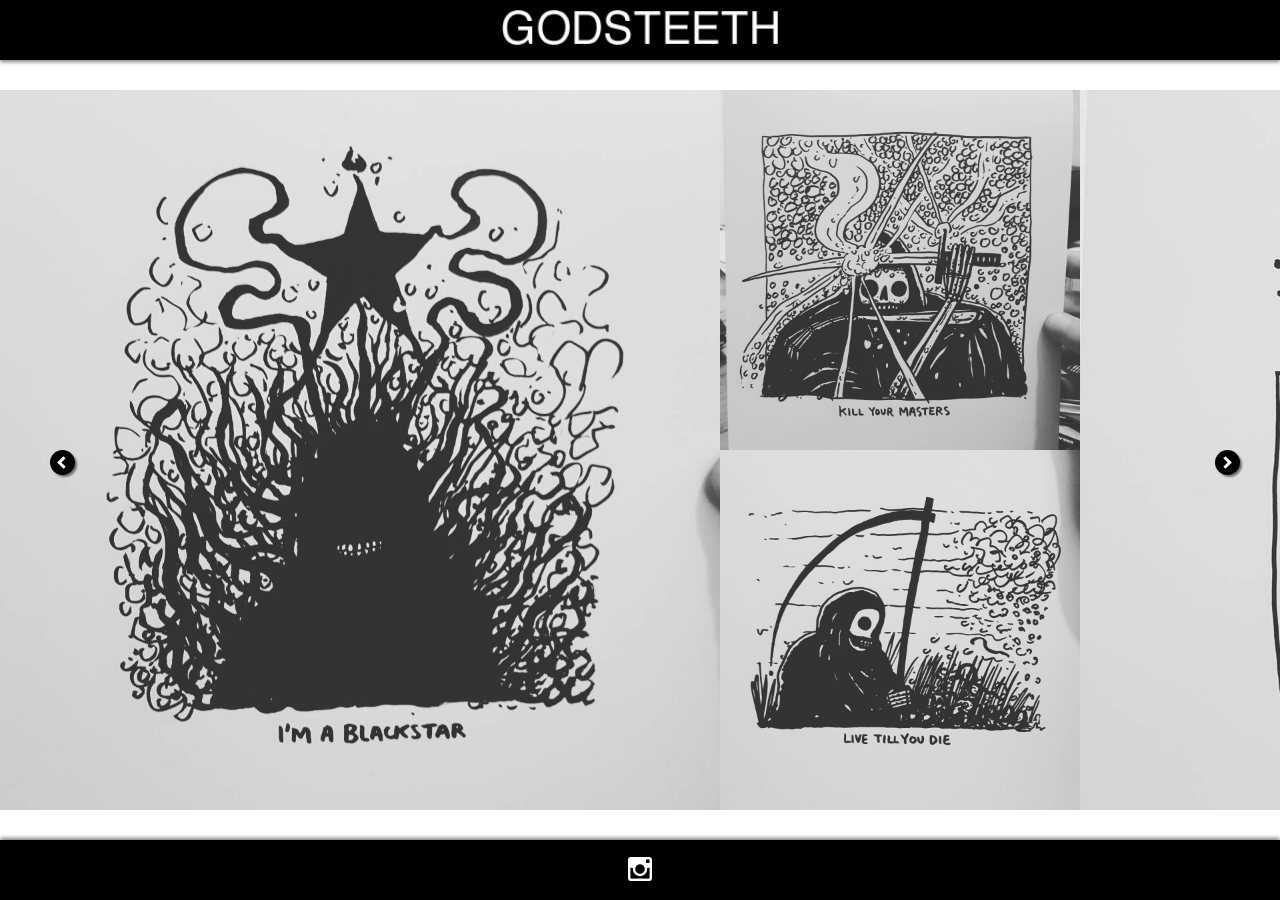
<file: index.html>
<!DOCTYPE html>
<html>
  <head>
    <meta charset="utf-8">
    <title>Instagrid</title>
    <link rel="stylesheet" href="stylesheets/style.css">
  </head>

  <body>
    <nav class="menu">
      <div class="header">
        <div>
          <a class="logo"></a>
        </div>
      </div>

      <div class="footer">
        <div class="inst">
          <a class="inst" href="instagram.com/godsteethillustration/"><img src="img/inst_logo.png"></a>
        </div>
      </div>
    </nav>

    <nav class="btn-prev" id="disabled">
      <figure class="nav-circle">
        <figure class="nav-arrow-prev"></figure>
      </figure>
    </nav>

    <nav class="btn-next">
      <figure class="nav-circle">
        <figure class="nav-arrow-next"></figure>
      </figure>
    </nav>

    <div class="galleryRail">
      <div class="gallery">
        <figure class="big" style="background-image: url(img/img1.jpg)"></figure>
        <div class="small">
          <figure class="small" style="background-image: url(img/img2.jpg)"></figure>
          <figure class="small" style="background-image: url(img/img3.jpg)"style="background-image: url(img/img1.jpg)"></figure>
        </div>
        <figure class="big" style="background-image: url(img/img4.jpg)"></figure>
        <div class="small">
          <figure class="small" style="background-image: url(img/img5.jpg)"></figure>
          <figure class="small" style="background-image: url(img/img6.jpg)"></figure>
        </div>
      </div>
    </div>
  </body>
</html>
</file>
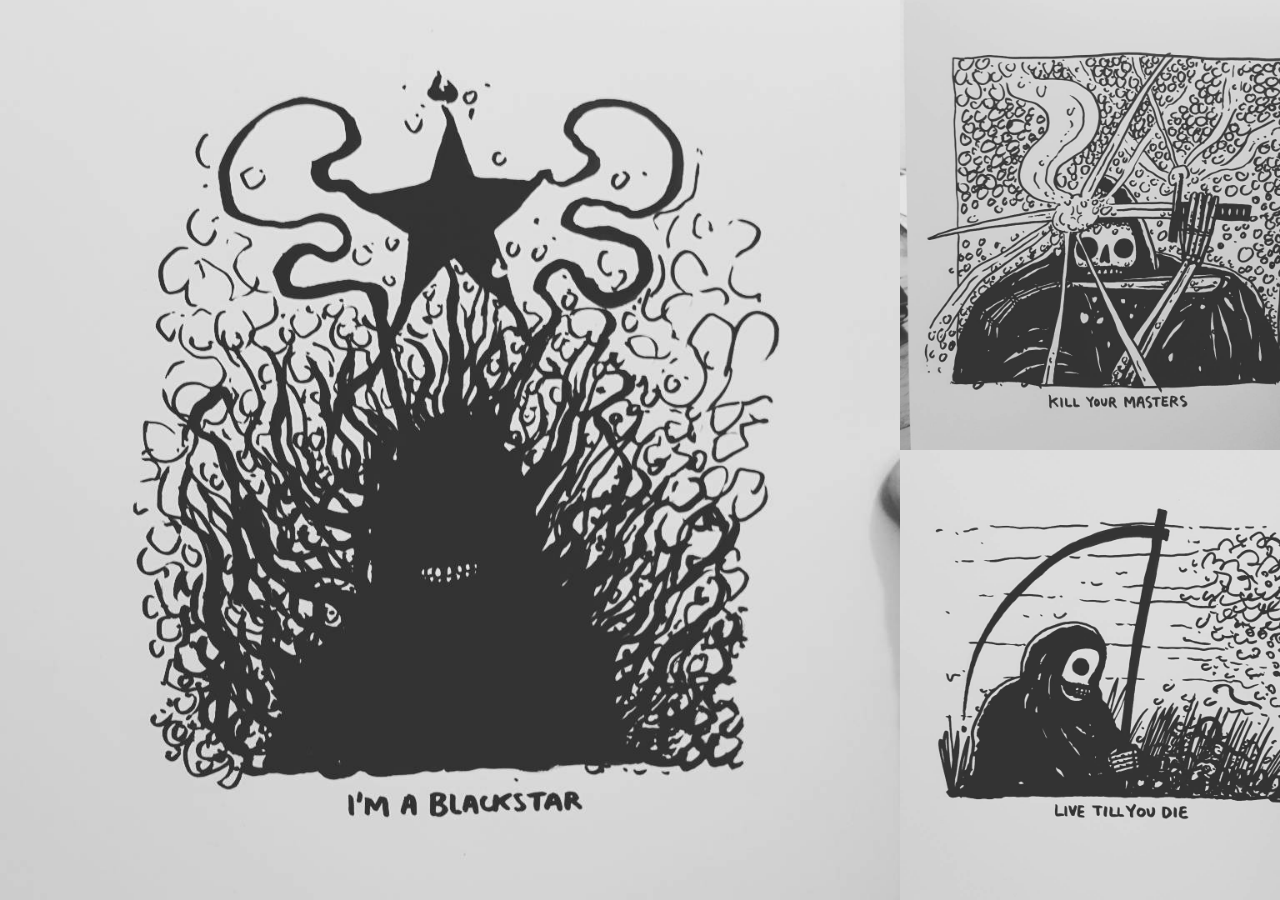
<file: 1.html>
<!DOCTYPE html>
<html>
  <head>
    <meta charset="utf-8">
    <title>Instagrid</title>

    <link rel="stylesheet" href="stylesheets/1/style-1.css">
  </head>
  <body>
    <div class="gallery">
      <figure class="big" id="img1"></figure>
      <div class="small">
        <figure class="small" id="img2"></figure>
        <figure class="small" id="img3"></figure>
      </div>
      <figure class="big" id="img4"></figure>
      <div class="small">
        <figure class="small" id="img5"></figure>
        <figure class="small" id="img6"></figure>
      </div>
    </div>
  </body>
</html>
</file>
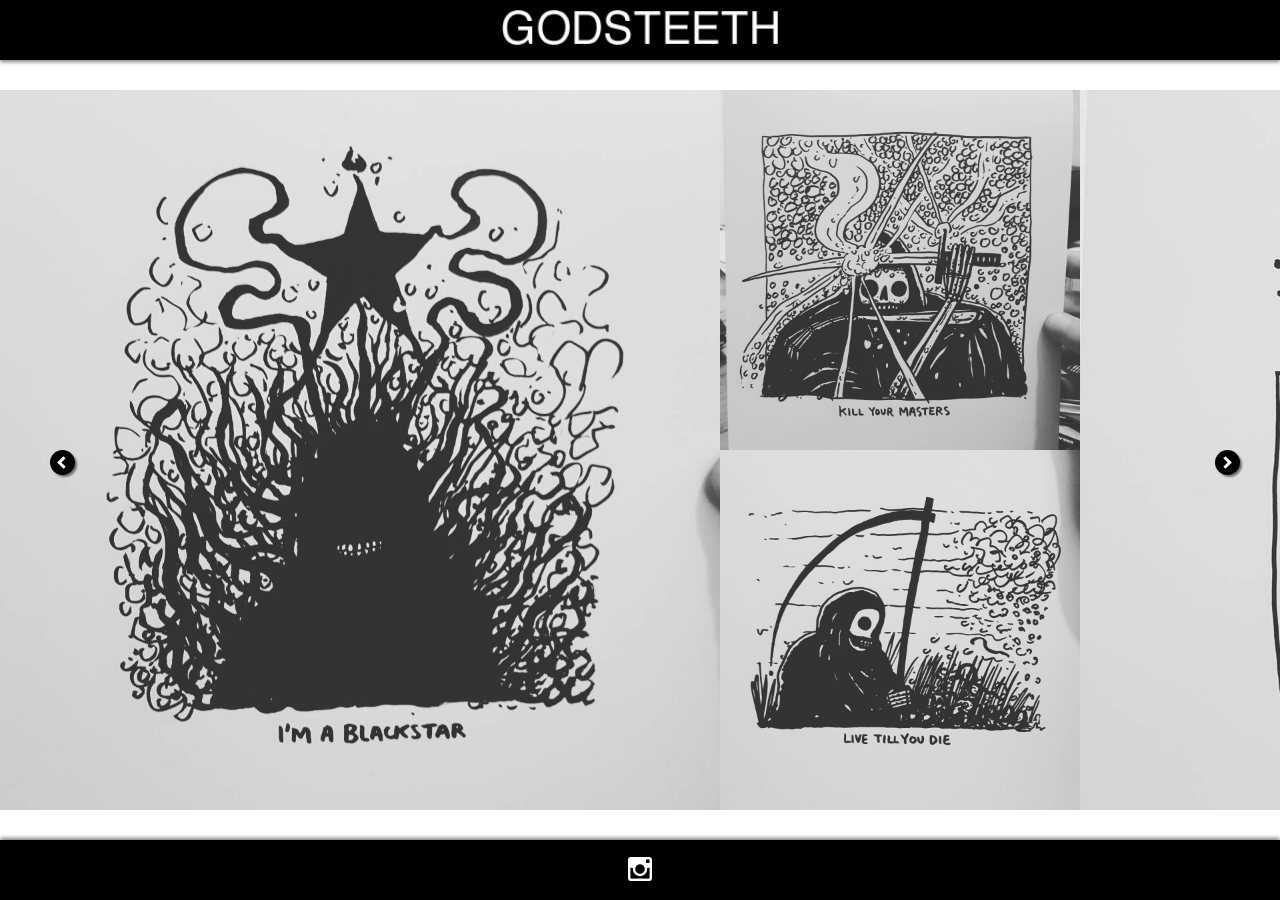
<file: 3.html>
<!DOCTYPE html>
<html>
  <head>
    <meta charset="utf-8">
    <title>Instagrid</title>
    <link rel="stylesheet" href="stylesheets/3/style-3.css">
  </head>

  <body>
    <nav class="menu">
      <div class="header">
        <div>
          <a class="logo"></a>
        </div>
      </div>

      <div class="footer">
        <div class="inst">
          <a class="inst" href="instagram.com/godsteethillustration/"><img src="img/inst_logo.png"></a>
        </div>
      </div>
    </nav>

    <nav class="btn-prev" id="disabled">
      <figure class="nav-circle">
        <figure class="nav-arrow-prev"></figure>
      </figure>
    </nav>

    <nav class="btn-next">
      <figure class="nav-circle">
        <figure class="nav-arrow-next"></figure>
      </figure>
    </nav>


    <div class="galleryRail">
      <div class="gallery">
        <figure class="big" id="img1"></figure>
        <div class="small">
          <figure class="small" id="img2"></figure>
          <figure class="small" id="img3"></figure>
        </div>
        <figure class="big" id="img4"></figure>
        <div class="small">
          <figure class="small" id="img5"></figure>
          <figure class="small" id="img6"></figure>
        </div>
      </div>
    </div>
  </body>
</html>
</file>
<file: stylesheets/style.css>
@import 'reset.css';
@import 'main.css';
@import 'ui.css';
</file>
<file: stylesheets/1/style-1.css>
@import '../reset.css';
@import '1.css';
</file>
<file: stylesheets/3/style-3.css>
@import '../reset.css';
@import '3.css';
@import '../ui.css';
</file>
